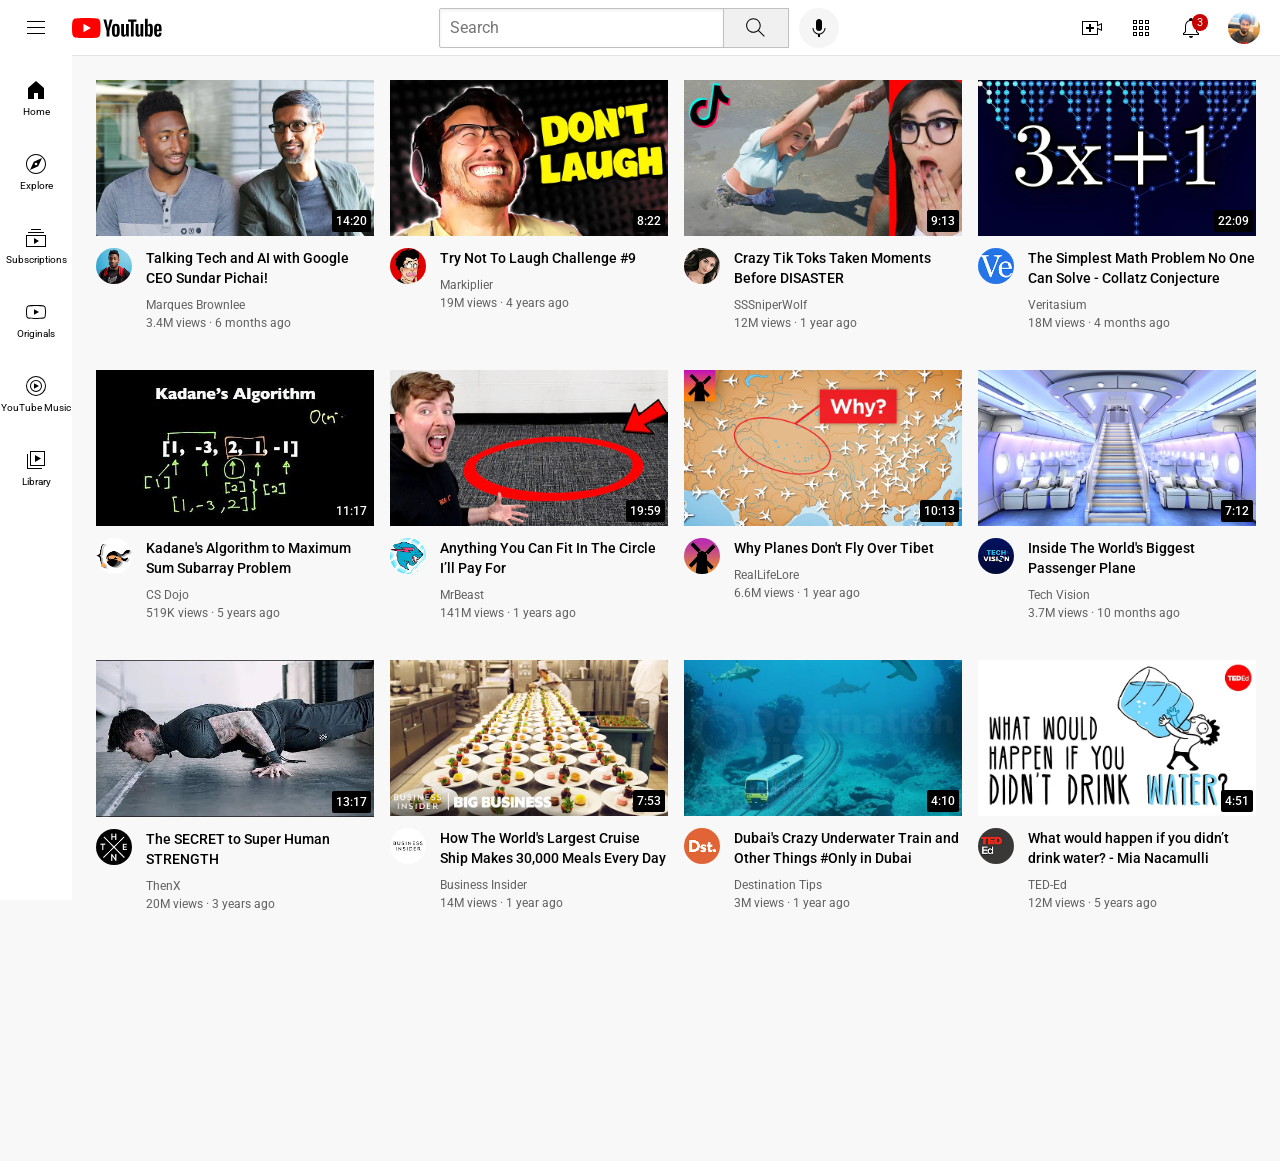
<file: HTML-CSS -COURSE/index.html>
<!DOCTYPE html>
<html>
    <head>
        <title> YouTube.com Clone </title>

        <link rel="preconnect" href="https://fonts.googleapis.com">
        <link rel="preconnect" href="https://fonts.gstatic.com" crossorigin>
        <link href="https://fonts.googleapis.com/css2?family=Roboto:ital,wght@0,100;0,300;0,400;0,500;0,700;0,900;1,100;1,300;1,400;1,500;1,700;1,900&display=swap" rel="stylesheet">


        <link rel="stylesheet" href="styles/general.css">
        <link rel="stylesheet" href="styles/header.css">
        <link rel="stylesheet" href="styles/video.css">
        <link rel="stylesheet" href="styles/sidebar.css">
    </head>
    <body style="padding-bottom: 250px;">

   <header class="header"> 
        <div class="left-section">
         <img class="hamburger-menu"
          src="icons/hamburger-menu.svg">
         <img class="youtube-logo"
          src="icons/youtube-logo.svg" >
        </div>

        <div class="middle-section">
          <input class="search-bar" 
          type="text" 
          placeholder="Search">
           <button class="search-button">
             <img class="search-icon"
              src="icons/search.svg">  
              <div class="tooltip">Search</div>
          </button>
          <!--Put position abosolute inside
          position relative.-->
           <button class="voice-search-button">
              <img class="voice-search-icon"
               src="icons/voice-search-icon.svg">  
               <div class="tooltip">Search with 
                your voice </div>
          </button>
        </div>

        <div class="right-section">
          <div class="upload-icon-container">
            <img class="upload-icon" 
            src="icons/upload.svg">
            <div class="tooltip">Create</div>
          </div>
          <div class="youtube-apps-icon-container">
            <img class="youtube-apps-icon" 
            src="icons/youtube-apps.svg">
            <div class="tooltip">YouTube apps</div>
          </div>
        
          <div class="notifications-icon-container"> 
            <img class="notifications-icon" 
            src="icons/notifications.svg">
            <div class="tooltip">Notifications</div>
            <div class="notifications-count">3</div>
          </div>
         <img class="current-user-picture"
          src="channel-pictures/unnamed.jpg">

        </div>
      </header>


    <nav class="sidebar">
      <div class="sidebar-link">
        <img src="icons/home.svg">
        <div>Home</div>
      </div>
      <div class="sidebar-link">
        <img src="icons/explore.svg">
        <div>Explore</div>
      </div>
      <div class="sidebar-link">
        <img src="icons/subscriptions.svg">
        <div>Subscriptions</div>
      </div>
      <div class="sidebar-link">
        <img src="icons/originals.svg">
        <div>Originals</div>
      </div>
      <div class="sidebar-link">
        <img src="icons/youtube-music.svg">
        <div>YouTube Music</div>
      </div>
      <div class="sidebar-link">
        <img src="icons/library.svg">
        <div>Library</div>
      </div>
    </nav>
     

    <main>
      <div class="video-grid"> 

        <div class="video-preview">
        
          <div class="thumbnail-row">
            <img class="thumbnail" 
            src="intro-to-html/thumbnail-1.webp"> 
            <div class="video-time">14:20</div>
          </div>
          <div class="video-info-grid"> 
  
            <div class="channel-picture">
               <img class="profile-picture"
                src="channel-pictures/channel-1.jpeg" > 
            </div>
            <div class="video-info">
              <p class="video-title"> 
                Talking Tech  and AI with  
                Google CEO Sundar Pichai!
                </p> 
              <p class="video-author">
                Marques Brownlee
              </p>
              <p class="video-stats">
           
                3.4M views &#183; 6 months ago
              </p>
            </div>
          </div> 
  
        </div>
  
  
        <div class="video-preview">
          
          <div class="thumbnail-row">
            <img class="thumbnail" 
            src="intro-to-html/thumbnail-2.webp"> 
             <div class="video-time">8:22</div>
          </div>
          <div class="video-info-grid"> 
  
            <div class="channel-picture">
               <img class="profile-picture" src="channel-pictures/channel-2.jpeg" > 
            </div>
            <div class="video-info">
              <p class="video-title"> 
                Try Not To Laugh Challenge #9
                </p> 
              <p class="video-author">
                Markiplier
              </p>
              <p class="video-stats">
           
                19M views &#183; 4 years ago
              </p>
            </div>
          </div> 
  
        </div>
  
  
  
        <div class="video-preview">
          
          <div class="thumbnail-row">
            <img class="thumbnail" 
            src="intro-to-html/thumbnail-3.webp"> 
             <div class="video-time"> 9:13</div>
          </div>
          <div class="video-info-grid"> 
  
            <div class="channel-picture">
               <img class="profile-picture"
                src="channel-pictures/channel-3.jpeg" > 
            </div>
            <div class="video-info">
              <p class="video-title"> 
                 Crazy Tik Toks Taken Moments Before 
                 DISASTER
                </p> 
              <p class="video-author">
                 SSSniperWolf
              </p>
              <p class="video-stats">
           
                12M views &#183; 1 year ago
              </p>
            </div>
          </div> 
  
        </div>
  
  
        <div class="video-preview">
          
          <div class="thumbnail-row">
            <img class="thumbnail" 
            src="intro-to-html/thumbnail-4.webp"> 
             <div class="video-time"> 22:09</div>
          </div>
          <div class="video-info-grid"> 
  
            <div class="channel-picture">
               <img class="profile-picture" 
               src="channel-pictures/channel-4.jpeg" > 
            </div>
            <div class="video-info">
              <p class="video-title"> 
                The Simplest Math Problem
                 No One Can Solve - Collatz Conjecture
                </p> 
              <p class="video-author">
                 Veritasium
              </p>
              <p class="video-stats">
           
                18M views &#183; 4 months ago
              </p>
            </div>
          </div> 
  
        </div> 
  
  
  
        <div class="video-preview">
          
          <div class="thumbnail-row">
            <img class="thumbnail" 
            src="intro-to-html/thumbnail-5.webp"> 
             <div class="video-time"> 11:17</div>
          </div>
          <div class="video-info-grid"> 
  
            <div class="channel-picture">
               <img class="profile-picture"
                src="channel-pictures/channel-5.jpeg" > 
            </div>
            <div class="video-info">
              <p class="video-title"> 
                 Kadane's Algorithm to Maximum Sum Subarray Problem
                </p> 
              <p class="video-author">
                CS Dojo
              </p>
              <p class="video-stats">
           
                519K views &#183; 5 years ago
              </p>
            </div>
          </div> 
  
        </div>
  
  
        <div class="video-preview">
          
          <div class="thumbnail-row">
            <img class="thumbnail" 
            src="intro-to-html/thumbnail-6.webp"> 
             <div class="video-time"> 19:59</div>
          </div>
          <div class="video-info-grid"> 
  
            <div class="channel-picture">
               <img class="profile-picture" 
               src="channel-pictures/channel-6.jpeg" > 
            </div>
            <div class="video-info">
              <p class="video-title"> 
                 Anything You Can Fit In The Circle I’ll Pay For
                </p> 
              <p class="video-author">
                MrBeast
              </p>
              <p class="video-stats">
           
                141M views &#183; 1 years ago
              </p>
            </div>
          </div> 
  
        </div>


        
  
        <div class="video-preview">
          
          <div class="thumbnail-row">
            <img class="thumbnail" 
            src="intro-to-html/thumbnail-7.webp"> 
            <div class="video-time"> 10:13</div>
          </div>
          <div class="video-info-grid"> 
  
            <div class="channel-picture">
               <img class="profile-picture"
                src="channel-pictures/channel-7.jpeg" > 
            </div>
            <div class="video-info">
              <p class="video-title"> 
                Why Planes Don't Fly Over Tibet
                </p> 
              <p class="video-author">
                RealLifeLore
              </p>
              <p class="video-stats">
           
                6.6M views &#183; 1 year  ago
              </p>
            </div>
          </div> 
  
        </div>
  
  
        <div class="video-preview">
          
          <div class="thumbnail-row">
            <img class="thumbnail" 
            src="intro-to-html/thumbnail-8.webp"> 
            <div class="video-time"> 7:12</div>
          </div>
          <div class="video-info-grid"> 
  
            <div class="channel-picture">
               <img class="profile-picture"
                src="channel-pictures/channel-8.jpeg" > 
            </div>
            <div class="video-info">
              <p class="video-title"> 
                Inside The World's Biggest Passenger Plane
                </p> 
              <p class="video-author">
                Tech Vision
              </p>
              <p class="video-stats">
           
                3.7M views &#183; 10 months  ago
              </p>
            </div>
          </div> 
  
        </div>


        
  
        <div class="video-preview">
          
          <div class="thumbnail-row">
            <img class="thumbnail" 
            src="intro-to-html/thumbnail-9.webp">
            <div class="video-time"> 13:17</div> 
          </div>
          <div class="video-info-grid"> 
  
            <div class="channel-picture">
               <img class="profile-picture"
                src="channel-pictures/channel-9.jpeg" > 
            </div>
            <div class="video-info">
              <p class="video-title"> 
                The SECRET to Super Human STRENGTH
                </p> 
              <p class="video-author">
                ThenX
              </p>
              <p class="video-stats">
           
                20M views &#183; 3 years  ago
              </p>
            </div>
          </div> 
  
        </div>
  
  
        <div class="video-preview">
          
          <div class="thumbnail-row">
            <img class="thumbnail" 
            src="intro-to-html/thumbnail-10.webp"> 
            <div class="video-time"> 7:53</div>
          </div>
          <div class="video-info-grid"> 
  
            <div class="channel-picture">
               <img class="profile-picture" 
               src="channel-pictures/channel-10.jpeg" > 
            </div>
            <div class="video-info">
              <p class="video-title"> 
                How The World's Largest Cruise Ship Makes 30,000 Meals Every Day
                </p> 
              <p class="video-author">
                Business Insider
              </p>
              <p class="video-stats">
           
                14M views &#183; 1 year ago
              </p>
            </div>
          </div> 
  
        </div>
   

        
  
        <div class="video-preview">
          
          <div class="thumbnail-row">
            <img class="thumbnail" 
            src="intro-to-html/thumbnail-11.webp"> 
            <div class="video-time"> 4:10</div>
          </div>
          <div class="video-info-grid"> 
  
            <div class="channel-picture">
               <img class="profile-picture"
                src="channel-pictures/channel-11.jpeg" > 
            </div>
            <div class="video-info">
              <p class="video-title"> 
                 Dubai's Crazy Underwater Train and Other Things #Only in Dubai
                </p> 
              <p class="video-author">
                Destination Tips
              </p>
              <p class="video-stats">
           
                3M views &#183; 1 year  ago
              </p>
            </div>
          </div> 
  
        </div>
  
  
        <div class="video-preview">
          
          <div class="thumbnail-row">
            <img class="thumbnail" 
            src="intro-to-html/thumbnail-12.webp"> 
            <div class="video-time"> 4:51</div>
          </div>
          <div class="video-info-grid"> 
  
            <div class="channel-picture">
               <img class="profile-picture" 
               src="channel-pictures/channel-12.jpeg" > 
            </div>
            <div class="video-info">
              <p class="video-title"> 
                What would happen if you didn’t drink water? - Mia Nacamulli
                </p> 
              <p class="video-author">
                TED-Ed 
              </p>
              <p class="video-stats">
           
                12M views &#183; 5 years ago
              </p>
            </div>
          </div> 
        </div>
      </div>

      </main>


    </body>
</html>
</file>
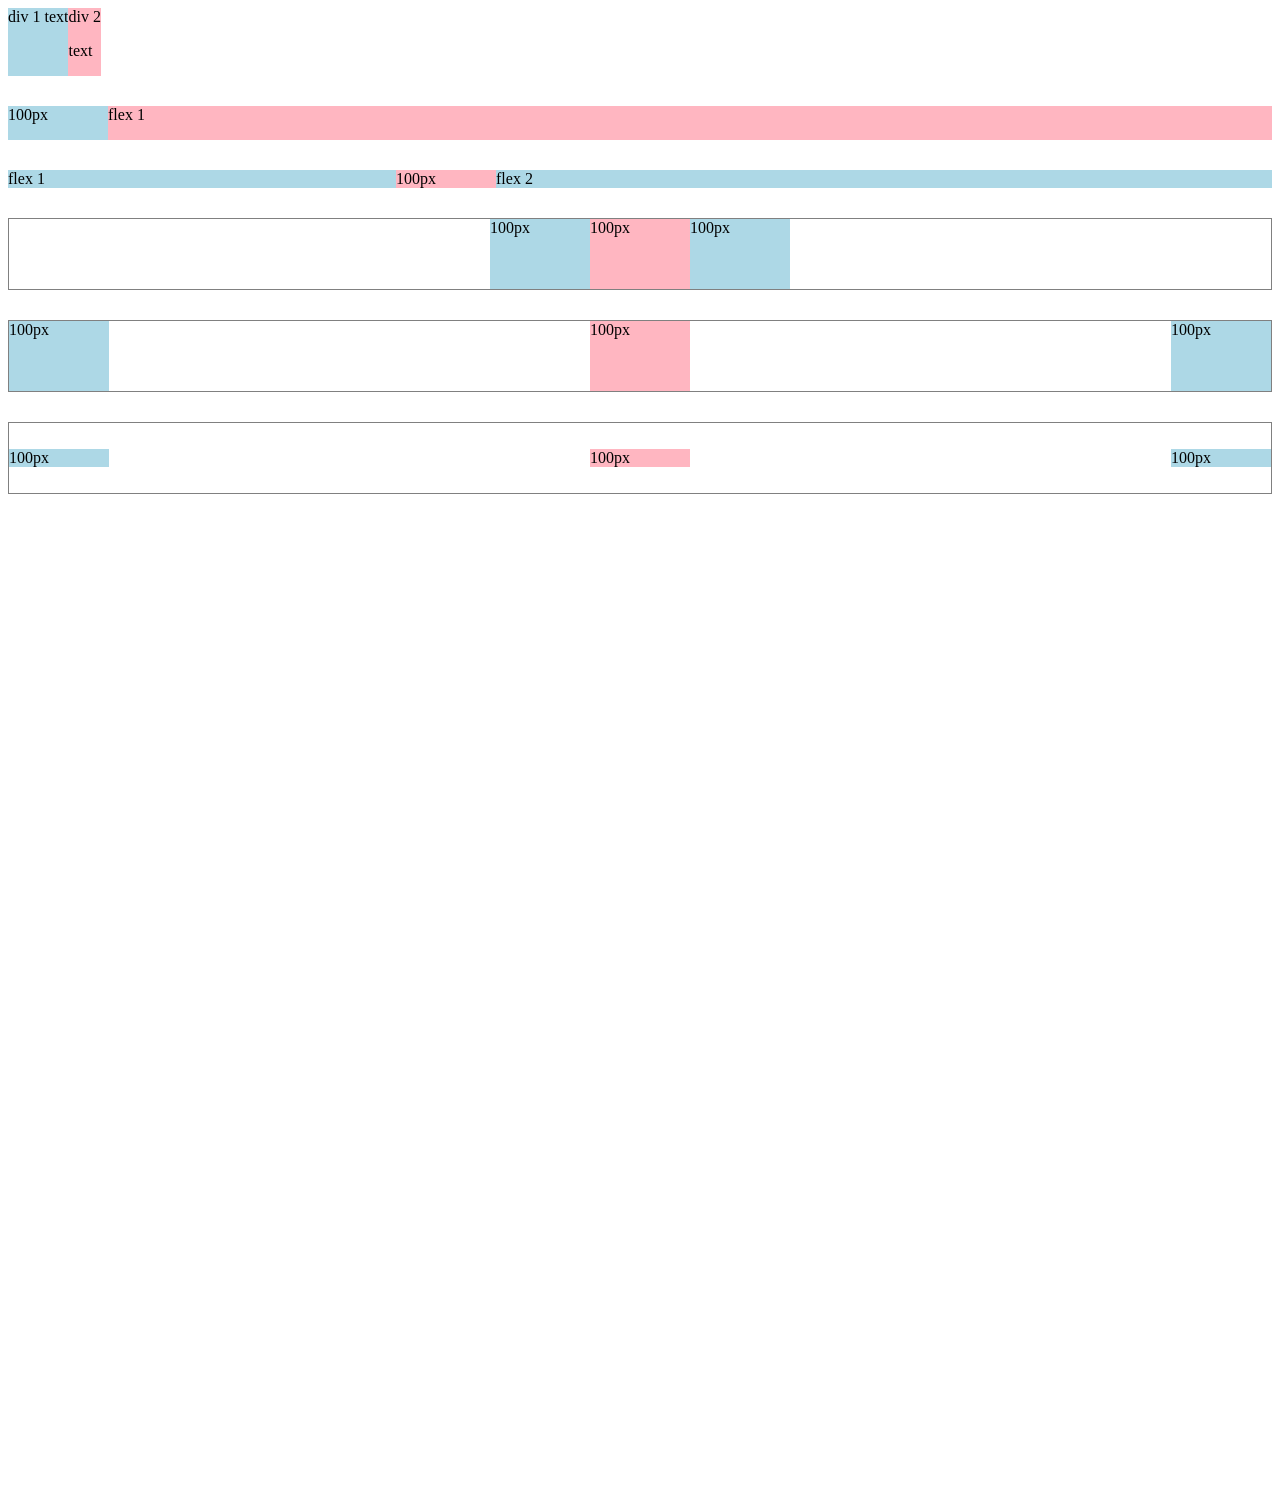
<file: HTML-CSS -COURSE/flexbox.html>
<!DOCTYPE html>
<html>
   <head> 
    <style>Flexbox Practice</style>
   </head>
   <body style="padding-bottom: 1000px;">
      <div style="
      display: flex;
      flex-direction: row;
      ">
        <div style="background-color:
         lightblue;">div 1 text </div>
        <div style="background-color:
         lightpink;">div 2 <p>text </p></div>
        
      </div> 

      <div style="
      margin-top: 30px;
      display: flex;
      flex-direction: row;
      ">
        <div style="background-color:
         lightblue; width: 100px;">100px</div>
        <div style="background-color:
         lightpink; flex: 1;">flex 1 </p></div>
        
      </div> 


      <div style="
      margin-top: 30px;
      display: flex;
      flex-direction: row;
      ">
       
        
         <div style="background-color:
         lightblue; flex: 1;">flex 1 </div>
         <div style="background-color:
         lightpink; width: 100px;;">100px </div>
         <div style="background-color:
         lightblue; flex: 2;">flex 2 </div>
      

        
      </div> 

      <div style="
      margin-top: 30px;
      height: 70px;
      border-width: 1px;
      border-style: solid;
      border-color: gray;

      display: flex;
      flex-direction: row;
      justify-content: center ;
      ">
       
        
         <div style="background-color:
         lightblue; width: 100px;">100px </div>
         <div style="background-color:
         lightpink; width: 100px;;">100px </div>
         <div style="background-color:
         lightblue; width: 100px;">100px </div>
      
      </div> 


      <div style="
      margin-top: 30px;
      height: 70px;
      border-width: 1px;
      border-style: solid;
      border-color: gray;

      display: flex;
      flex-direction: row;
      justify-content: space-between;
      ">
       
        
         <div style="background-color:
         lightblue; width: 100px;">100px </div>
         <div style="background-color:
         lightpink; width: 100px;;">100px </div>
         <div style="background-color:
         lightblue; width: 100px;">100px </div>
      
      </div> 

      <div style="
      margin-top: 30px;
      height: 70px;
      border-width: 1px;
      border-style: solid;
      border-color: gray;

      display: flex;
      flex-direction: row;
      justify-content: space-between;
      align-items: center;
      ">
       
        
         <div style="background-color:
         lightblue; width: 100px;">100px </div>
         <div style="background-color:
         lightpink; width: 100px;;">100px </div>
         <div style="background-color:
         lightblue; width: 100px;">100px </div>
      
      </div> 

   </body>

</html>
</file>
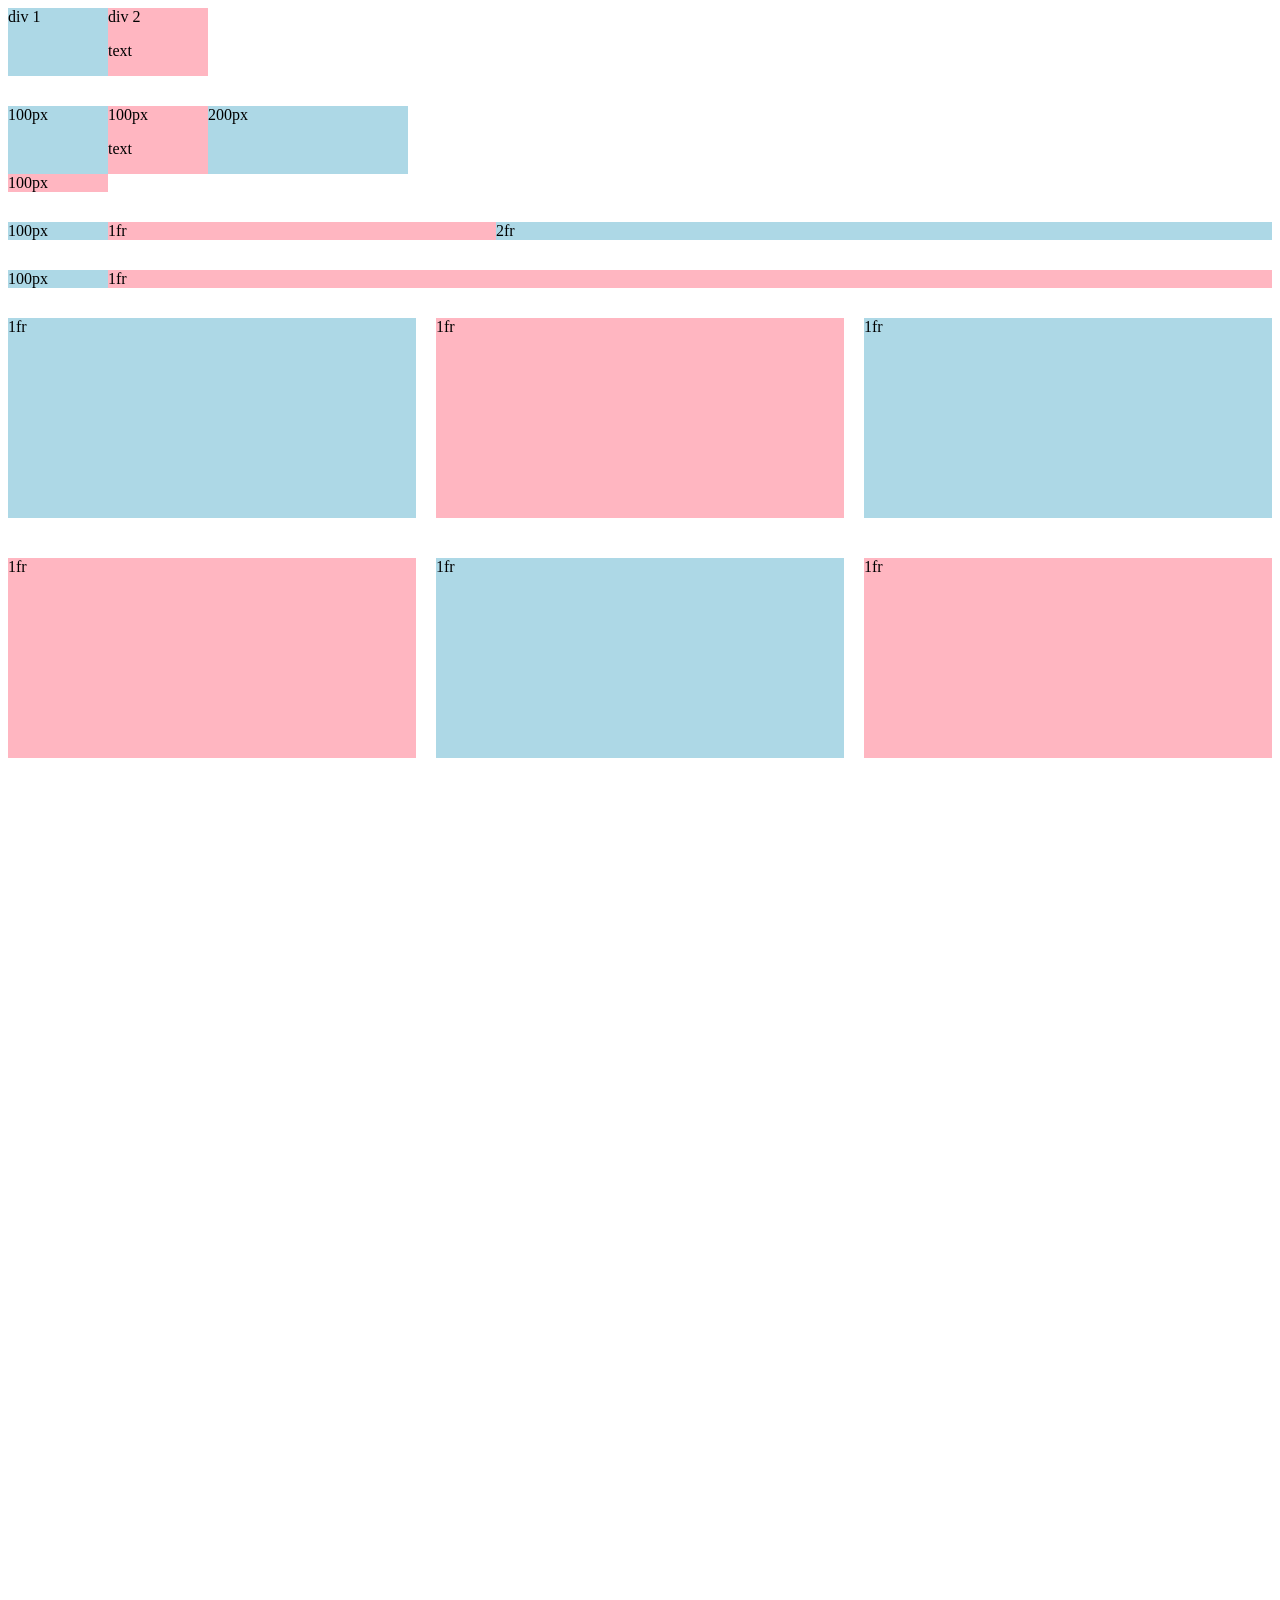
<file: HTML-CSS -COURSE/grid.html>
<!DOCTYPE html>
<html>

<head>
<title>Grid Practice</title>    
</head>

<body style="padding-bottom: 1000px;">
   <div style="
      display: grid;
      grid-template-columns: 
      100px  100px;
   ">
     <div style="background-color:
      lightblue;">div 1</div>
     <div style="background-color:
      lightpink;">div 2 <p>text</p></div>
   </div> 

   <div style="
   margin-top: 30px;
   display: grid;
   grid-template-columns: 
    100px  100px 200px;">
       <div style="background-color:
       lightblue;">100px</div>
      <div style="background-color:
       lightpink;">100px <p>text</p></div>
         <div style="background-color:
       lightblue;">200px</div>
        <div style="background-color:
       lightpink;">100px </div>
       
  </div>  
  
    <div style="
    margin-top: 30px;
    display: grid;
    grid-template-columns: 
    100px  1fr 2fr ;">
       
       <div style="background-color:
        lightblue;">100px</div>
        <div style="background-color:
        lightpink;">1fr </div>
         <div style="background-color:
        lightblue;">2fr</div>

    </div> 

    <div style="
    margin-top: 30px;
    display: grid;
    grid-template-columns: 
    100px  1fr ;">
        <div style="background-color:
        lightblue;">100px</div>
        <div style="background-color:
        lightpink;">1fr </div>

    </div> 

    <div style="
    margin-top: 30px;
    display: grid;
    grid-template-columns: 
    1fr  1fr 1fr ;
    column-gap: 20px;
    row-gap: 40px;
    ">
        <div style="background-color:
        lightblue; height: 200px;">1fr</div>
        <div style="background-color:
        lightpink; height: 200px;">1fr </div>
         <div style="background-color:
        lightblue; height: 200px;">1fr</div>
         <div style="background-color:
        lightpink; height: 200px;">1fr </div>
         <div style="background-color:
        lightblue; height: 200px;">1fr</div>
        <div style="background-color:
        lightpink; height: 200px;">1fr </div>

    </div> 

</body>

 </html>
</file>
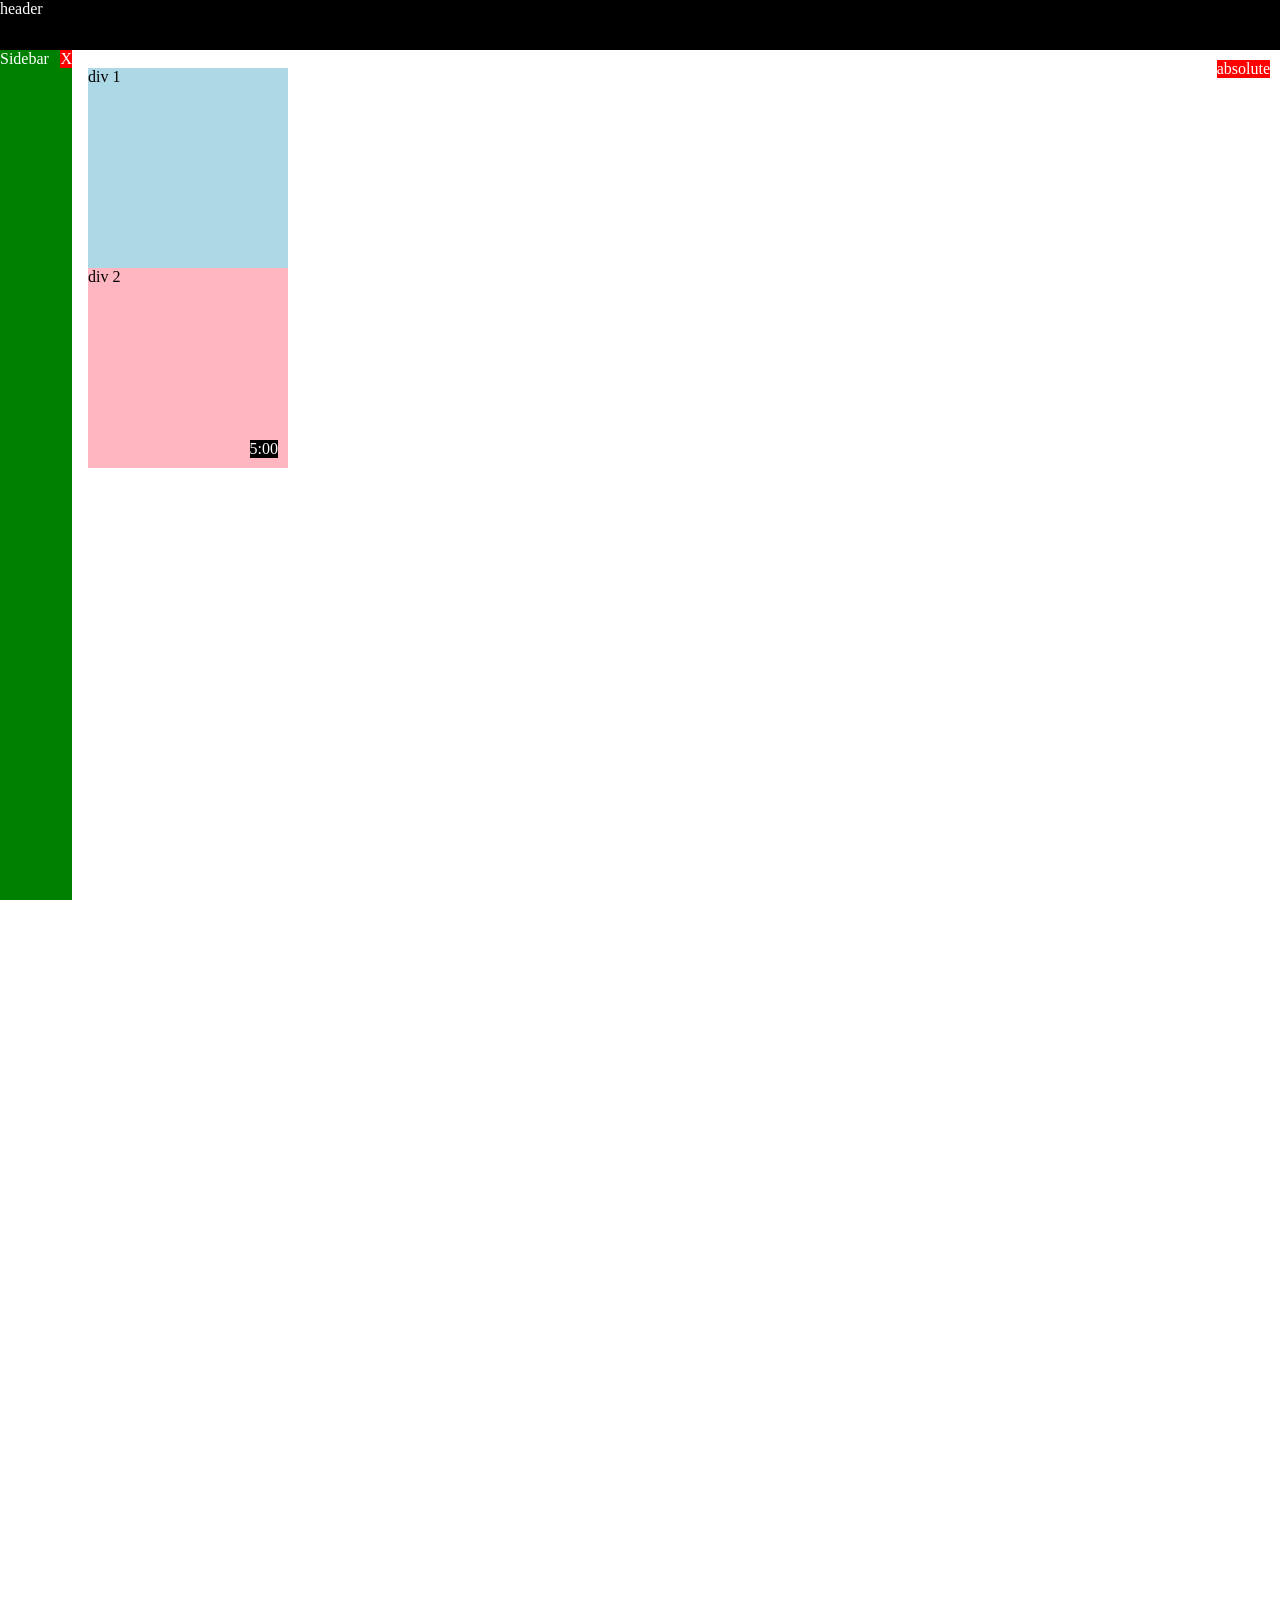
<file: HTML-CSS -COURSE/position.html>
<!DOCTYPE html>
<html>
  <head>
    <title>Position Practice</title>  
  </head>

  <body style="
      height: 3000px; 
      padding-top: 60px;
      padding-left: 80px;

      ">
    <div style=" 
        background-color:black ;
        color: white;
        position: fixed;
        top: 0px;
        left: 0px;
        right: 0px;
        height: 50px;
        z-index: 100;
        ">header </div>

     <div style="
     background-color: green;
     color: white;
     position: fixed;
     left: 0;
     bottom: 0;
     top: 50px;
     width: 72px;

     "> 
      Sidebar
      
     <div style="
     position: absolute;
     background-color: red;
     color: white;
     top: 0;
     right: 0;
     
    ">
    X
    </div>
      </div>


     <div style="
        position: absolute;
        background-color: red;
        color: white;
        top: 60px;
        right: 10px;
        
     ">
      absolute
     </div>

    <div style="
        background-color: lightblue;
        height: 200px;
        width: 200px;
        position: static;
      
        ">div 1</div>
    <div style="
        background-color: lightpink;
        height: 200px;
        width: 200px;  
        position: relative;
    ">
    div 2
        <div style="
        position: absolute;
        background-color: black;
        color: white;
        bottom: 10px;
        right: 10px;
        
    ">
      5:00
    </div> 

  </div>  
  </body> 

</html>
</file>
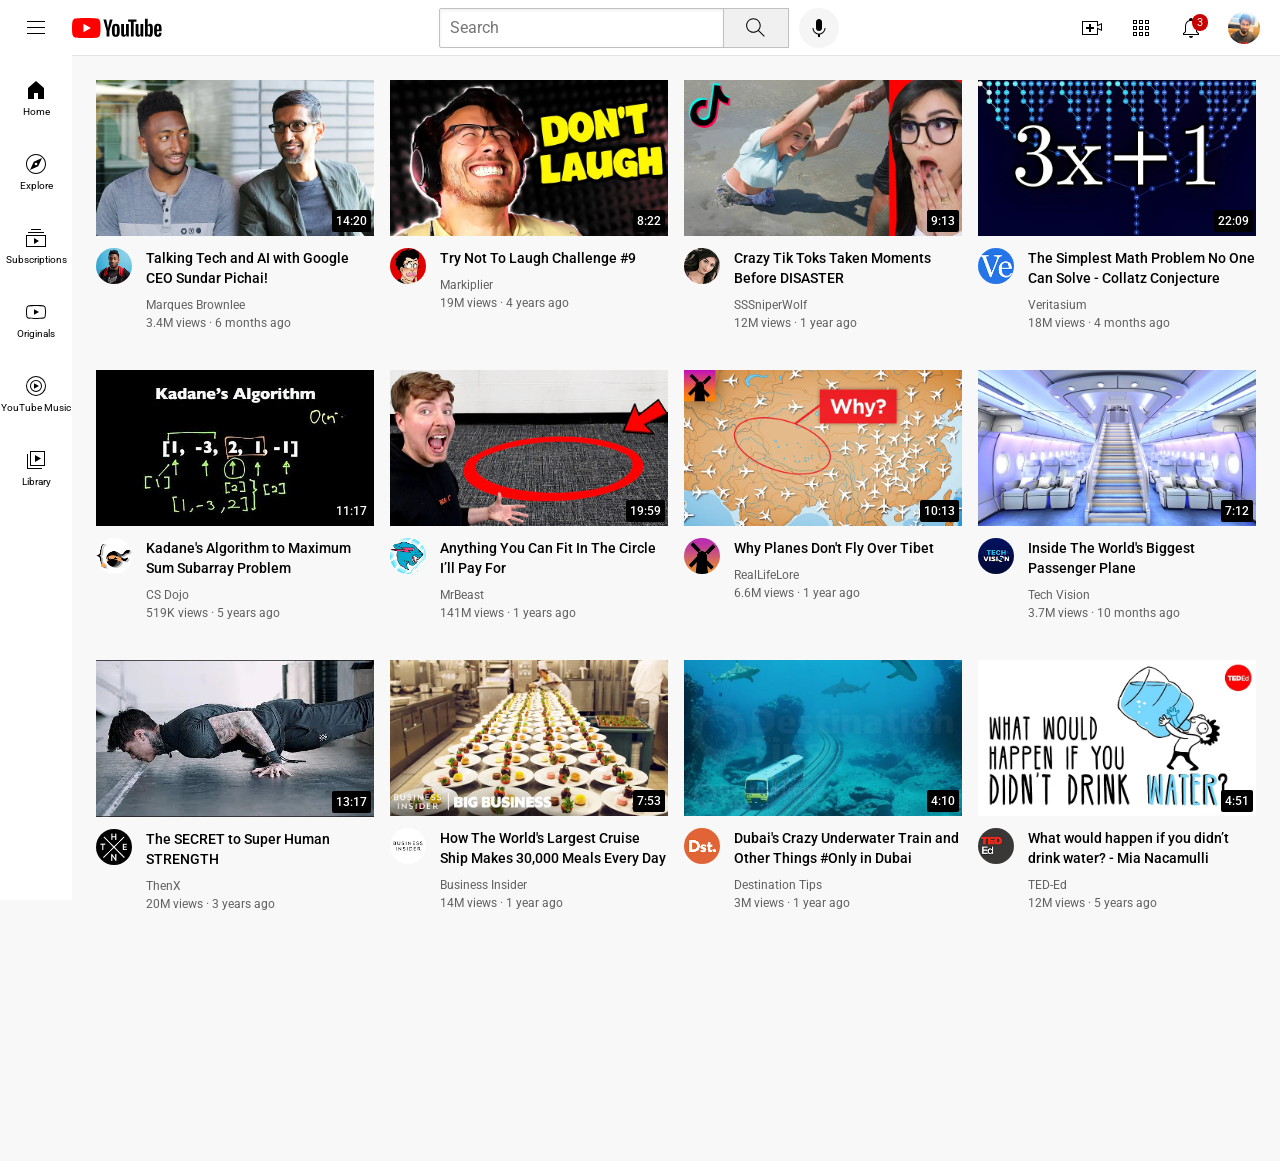
<file: HTML-CSS -COURSE/youtube.html>
<!DOCTYPE html>
<html>
    <head>
        <title> YouTube.com Clone </title>

        <link rel="preconnect" href="https://fonts.googleapis.com">
        <link rel="preconnect" href="https://fonts.gstatic.com" crossorigin>
        <link href="https://fonts.googleapis.com/css2?family=Roboto:ital,wght@0,100;0,300;0,400;0,500;0,700;0,900;1,100;1,300;1,400;1,500;1,700;1,900&display=swap" rel="stylesheet">


        <link rel="stylesheet" href="styles/general.css">
        <link rel="stylesheet" href="styles/header.css">
        <link rel="stylesheet" href="styles/video.css">
        <link rel="stylesheet" href="styles/sidebar.css">
    </head>
    <body style="padding-bottom: 250px;">

   <header class="header"> 
        <div class="left-section">
         <img class="hamburger-menu"
          src="icons/hamburger-menu.svg">
         <img class="youtube-logo"
          src="icons/youtube-logo.svg" >
        </div>

        <div class="middle-section">
          <input class="search-bar" 
          type="text" 
          placeholder="Search">
           <button class="search-button">
             <img class="search-icon"
              src="icons/search.svg">  
              <div class="tooltip">Search</div>
          </button>
          <!--Put position abosolute inside
          position relative.-->
           <button class="voice-search-button">
              <img class="voice-search-icon"
               src="icons/voice-search-icon.svg">  
               <div class="tooltip">Search with 
                your voice </div>
          </button>
        </div>

        <div class="right-section">
          <div class="upload-icon-container">
            <img class="upload-icon" 
            src="icons/upload.svg">
            <div class="tooltip">Create</div>
          </div>
          <div class="youtube-apps-icon-container">
            <img class="youtube-apps-icon" 
            src="icons/youtube-apps.svg">
            <div class="tooltip">YouTube apps</div>
          </div>
        
          <div class="notifications-icon-container"> 
            <img class="notifications-icon" 
            src="icons/notifications.svg">
            <div class="tooltip">Notifications</div>
            <div class="notifications-count">3</div>
          </div>
         <img class="current-user-picture"
          src="channel-pictures/unnamed.jpg">

        </div>
      </header>


    <nav class="sidebar">
      <div class="sidebar-link">
        <img src="icons/home.svg">
        <div>Home</div>
      </div>
      <div class="sidebar-link">
        <img src="icons/explore.svg">
        <div>Explore</div>
      </div>
      <div class="sidebar-link">
        <img src="icons/subscriptions.svg">
        <div>Subscriptions</div>
      </div>
      <div class="sidebar-link">
        <img src="icons/originals.svg">
        <div>Originals</div>
      </div>
      <div class="sidebar-link">
        <img src="icons/youtube-music.svg">
        <div>YouTube Music</div>
      </div>
      <div class="sidebar-link">
        <img src="icons/library.svg">
        <div>Library</div>
      </div>
    </nav>
     

    <main>
      <div class="video-grid"> 

        <div class="video-preview">
        
          <div class="thumbnail-row">
            <img class="thumbnail" 
            src="intro-to-html/thumbnail-1.webp"> 
            <div class="video-time">14:20</div>
          </div>
          <div class="video-info-grid"> 
  
            <div class="channel-picture">
               <img class="profile-picture"
                src="channel-pictures/channel-1.jpeg" > 
            </div>
            <div class="video-info">
              <p class="video-title"> 
                Talking Tech  and AI with  
                Google CEO Sundar Pichai!
                </p> 
              <p class="video-author">
                Marques Brownlee
              </p>
              <p class="video-stats">
           
                3.4M views &#183; 6 months ago
              </p>
            </div>
          </div> 
  
        </div>
  
  
        <div class="video-preview">
          
          <div class="thumbnail-row">
            <img class="thumbnail" 
            src="intro-to-html/thumbnail-2.webp"> 
             <div class="video-time">8:22</div>
          </div>
          <div class="video-info-grid"> 
  
            <div class="channel-picture">
               <img class="profile-picture" src="channel-pictures/channel-2.jpeg" > 
            </div>
            <div class="video-info">
              <p class="video-title"> 
                Try Not To Laugh Challenge #9
                </p> 
              <p class="video-author">
                Markiplier
              </p>
              <p class="video-stats">
           
                19M views &#183; 4 years ago
              </p>
            </div>
          </div> 
  
        </div>
  
  
  
        <div class="video-preview">
          
          <div class="thumbnail-row">
            <img class="thumbnail" 
            src="intro-to-html/thumbnail-3.webp"> 
             <div class="video-time"> 9:13</div>
          </div>
          <div class="video-info-grid"> 
  
            <div class="channel-picture">
               <img class="profile-picture"
                src="channel-pictures/channel-3.jpeg" > 
            </div>
            <div class="video-info">
              <p class="video-title"> 
                 Crazy Tik Toks Taken Moments Before 
                 DISASTER
                </p> 
              <p class="video-author">
                 SSSniperWolf
              </p>
              <p class="video-stats">
           
                12M views &#183; 1 year ago
              </p>
            </div>
          </div> 
  
        </div>
  
  
        <div class="video-preview">
          
          <div class="thumbnail-row">
            <img class="thumbnail" 
            src="intro-to-html/thumbnail-4.webp"> 
             <div class="video-time"> 22:09</div>
          </div>
          <div class="video-info-grid"> 
  
            <div class="channel-picture">
               <img class="profile-picture" 
               src="channel-pictures/channel-4.jpeg" > 
            </div>
            <div class="video-info">
              <p class="video-title"> 
                The Simplest Math Problem
                 No One Can Solve - Collatz Conjecture
                </p> 
              <p class="video-author">
                 Veritasium
              </p>
              <p class="video-stats">
           
                18M views &#183; 4 months ago
              </p>
            </div>
          </div> 
  
        </div> 
  
  
  
        <div class="video-preview">
          
          <div class="thumbnail-row">
            <img class="thumbnail" 
            src="intro-to-html/thumbnail-5.webp"> 
             <div class="video-time"> 11:17</div>
          </div>
          <div class="video-info-grid"> 
  
            <div class="channel-picture">
               <img class="profile-picture"
                src="channel-pictures/channel-5.jpeg" > 
            </div>
            <div class="video-info">
              <p class="video-title"> 
                 Kadane's Algorithm to Maximum Sum Subarray Problem
                </p> 
              <p class="video-author">
                CS Dojo
              </p>
              <p class="video-stats">
           
                519K views &#183; 5 years ago
              </p>
            </div>
          </div> 
  
        </div>
  
  
        <div class="video-preview">
          
          <div class="thumbnail-row">
            <img class="thumbnail" 
            src="intro-to-html/thumbnail-6.webp"> 
             <div class="video-time"> 19:59</div>
          </div>
          <div class="video-info-grid"> 
  
            <div class="channel-picture">
               <img class="profile-picture" 
               src="channel-pictures/channel-6.jpeg" > 
            </div>
            <div class="video-info">
              <p class="video-title"> 
                 Anything You Can Fit In The Circle I’ll Pay For
                </p> 
              <p class="video-author">
                MrBeast
              </p>
              <p class="video-stats">
           
                141M views &#183; 1 years ago
              </p>
            </div>
          </div> 
  
        </div>


        
  
        <div class="video-preview">
          
          <div class="thumbnail-row">
            <img class="thumbnail" 
            src="intro-to-html/thumbnail-7.webp"> 
            <div class="video-time"> 10:13</div>
          </div>
          <div class="video-info-grid"> 
  
            <div class="channel-picture">
               <img class="profile-picture"
                src="channel-pictures/channel-7.jpeg" > 
            </div>
            <div class="video-info">
              <p class="video-title"> 
                Why Planes Don't Fly Over Tibet
                </p> 
              <p class="video-author">
                RealLifeLore
              </p>
              <p class="video-stats">
           
                6.6M views &#183; 1 year  ago
              </p>
            </div>
          </div> 
  
        </div>
  
  
        <div class="video-preview">
          
          <div class="thumbnail-row">
            <img class="thumbnail" 
            src="intro-to-html/thumbnail-8.webp"> 
            <div class="video-time"> 7:12</div>
          </div>
          <div class="video-info-grid"> 
  
            <div class="channel-picture">
               <img class="profile-picture"
                src="channel-pictures/channel-8.jpeg" > 
            </div>
            <div class="video-info">
              <p class="video-title"> 
                Inside The World's Biggest Passenger Plane
                </p> 
              <p class="video-author">
                Tech Vision
              </p>
              <p class="video-stats">
           
                3.7M views &#183; 10 months  ago
              </p>
            </div>
          </div> 
  
        </div>


        
  
        <div class="video-preview">
          
          <div class="thumbnail-row">
            <img class="thumbnail" 
            src="intro-to-html/thumbnail-9.webp">
            <div class="video-time"> 13:17</div> 
          </div>
          <div class="video-info-grid"> 
  
            <div class="channel-picture">
               <img class="profile-picture"
                src="channel-pictures/channel-9.jpeg" > 
            </div>
            <div class="video-info">
              <p class="video-title"> 
                The SECRET to Super Human STRENGTH
                </p> 
              <p class="video-author">
                ThenX
              </p>
              <p class="video-stats">
           
                20M views &#183; 3 years  ago
              </p>
            </div>
          </div> 
  
        </div>
  
  
        <div class="video-preview">
          
          <div class="thumbnail-row">
            <img class="thumbnail" 
            src="intro-to-html/thumbnail-10.webp"> 
            <div class="video-time"> 7:53</div>
          </div>
          <div class="video-info-grid"> 
  
            <div class="channel-picture">
               <img class="profile-picture" 
               src="channel-pictures/channel-10.jpeg" > 
            </div>
            <div class="video-info">
              <p class="video-title"> 
                How The World's Largest Cruise Ship Makes 30,000 Meals Every Day
                </p> 
              <p class="video-author">
                Business Insider
              </p>
              <p class="video-stats">
           
                14M views &#183; 1 year ago
              </p>
            </div>
          </div> 
  
        </div>
   

        
  
        <div class="video-preview">
          
          <div class="thumbnail-row">
            <img class="thumbnail" 
            src="intro-to-html/thumbnail-11.webp"> 
            <div class="video-time"> 4:10</div>
          </div>
          <div class="video-info-grid"> 
  
            <div class="channel-picture">
               <img class="profile-picture"
                src="channel-pictures/channel-11.jpeg" > 
            </div>
            <div class="video-info">
              <p class="video-title"> 
                 Dubai's Crazy Underwater Train and Other Things #Only in Dubai
                </p> 
              <p class="video-author">
                Destination Tips
              </p>
              <p class="video-stats">
           
                3M views &#183; 1 year  ago
              </p>
            </div>
          </div> 
  
        </div>
  
  
        <div class="video-preview">
          
          <div class="thumbnail-row">
            <img class="thumbnail" 
            src="intro-to-html/thumbnail-12.webp"> 
            <div class="video-time"> 4:51</div>
          </div>
          <div class="video-info-grid"> 
  
            <div class="channel-picture">
               <img class="profile-picture" 
               src="channel-pictures/channel-12.jpeg" > 
            </div>
            <div class="video-info">
              <p class="video-title"> 
                What would happen if you didn’t drink water? - Mia Nacamulli
                </p> 
              <p class="video-author">
                TED-Ed 
              </p>
              <p class="video-stats">
           
                12M views &#183; 5 years ago
              </p>
            </div>
          </div> 
        </div>
      </div>

      </main>


    </body>
</html>
</file>
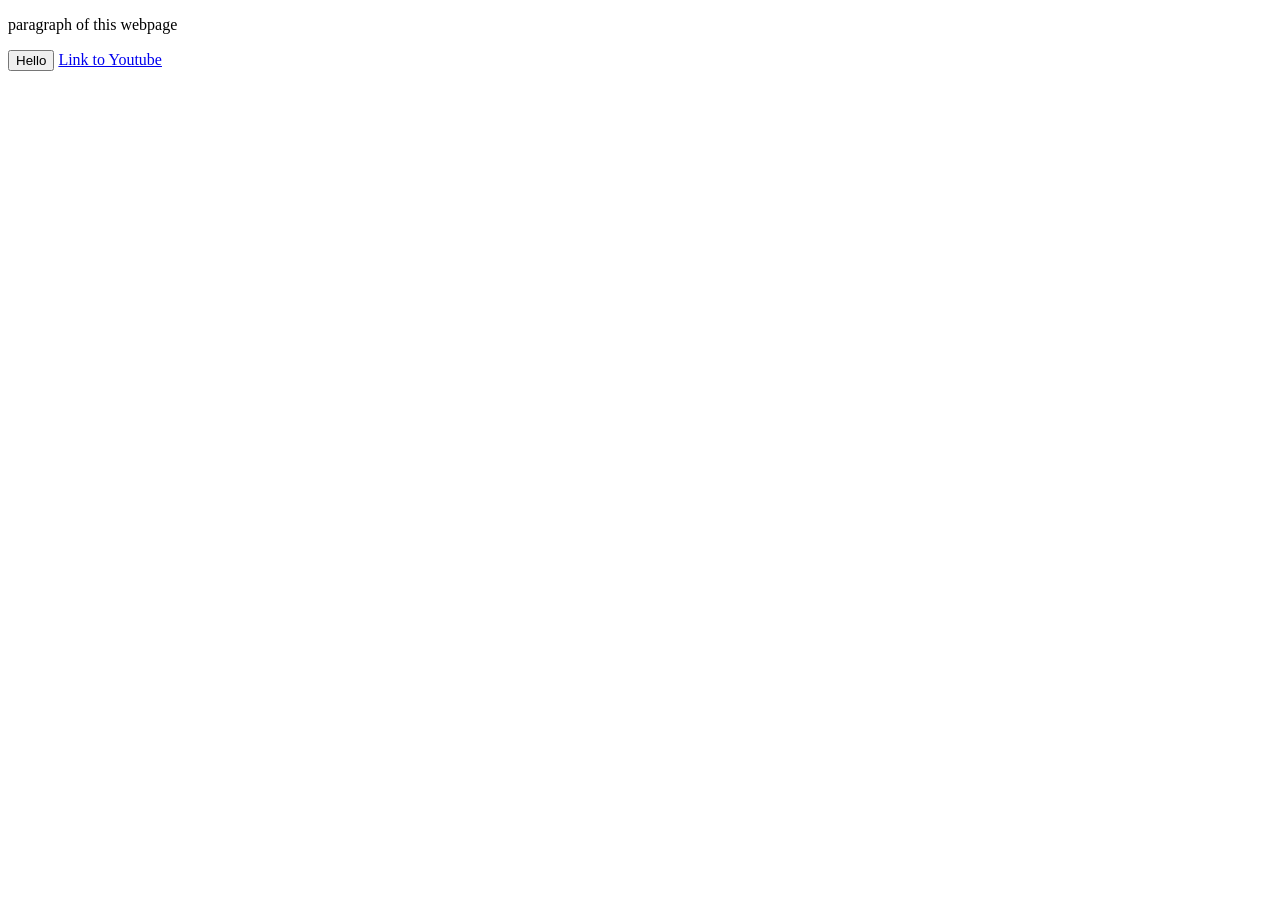
<file: HTML-CSS -COURSE/html/website.html>
<!DOCTYPE html>
<html>
  <head> 
    <title>First website</title>
  </head>
  <body>
    <p>
    paragraph of this webpage 
   </p>
   </body>
</html>


<button>
  Hello
</button>
<a 
  href="https://www.youtube.com"
   target="_blank">Link to Youtube
</a>
</file>
<file: HTML-CSS -COURSE/styles/general.css>
p { 
    font-family: Roboto, Arial;
    margin-top: 0;
    margin-bottom: 0;
  }

  body {
    /* This style below will be inherited.*/
    margin: 0;
    padding-top: 80px;
    padding-left: 96px;
    padding-right: 24px;
    background-color: rgb(248, 248, 248);
  }
</file>
<file: HTML-CSS -COURSE/styles/header.css>
.header {
    height: 55px;
    display: flex;
    flex-direction: row;
    justify-content: space-between;

    position: fixed;
    top: 0;
    left: 0;
    right: 0;
    z-index: 100;

    background-color: white;
    border-bottom-width: 1px;
    border-bottom-style: solid;
    border-bottom-color: rgb(228, 228, 228);
}

.left-section {
    
    display: flex;
    align-items: center;
}
.hamburger-menu {
    height: 24px;
    margin-left: 24px;
    margin-right: 24px;
    
}
.youtube-logo {
    height: 20px;
}

.middle-section {
    flex: 1;
    margin-left: 70px;
    margin-right: 35px;
    max-width: 400px;
    display: flex;
    align-items: center;
}

.search-bar{
    flex: 1;
    height: 36px;
    padding-left: 10px;
    font-size: 16px;
    border-width: 1px;
    border-style: solid;
    border-color: rgb(192, 192, 192);
    border-radius: 2px;
    box-shadow: inset 1px 2px 3px
    rgba(0, 0, 0, 0.05);
    width: 0;
}

.search-bar::placeholder {
    font-family: Roboto, Arial;
    font-size: 16px;

}
 .search-button {
    height: 40px;
    width: 66px;
    background-color: rgb(240, 240, 240);
    border-width: 1px;
    border-style: solid ;
    border-color:rgb(192, 192, 192);
    margin-left: -1px;   
    margin-right: 10px; 

 }
 .search-button,
 .voice-search-button,
 .upload-icon-container,
 .youtube-apps-icon-container,
 .notifications-icon-container {
    display: flex;
    justify-content: center;
    align-items: center;
    position: relative;
 }
  
 .search-button .tooltip,
 .voice-search-button .tooltip,
 .upload-icon-container .tooltip,
 .youtube-apps-icon-container .tooltip,
 .notifications-icon-container .tooltip {
    font-family: Roboto, Arial;
    position: absolute;
    background-color: gray;
    color: white;
    padding-top: 4px;
    padding-bottom: 4px;
    padding-left: 8px;
    padding-right: 8px;
    border-radius: 2px;
    font-size: 12px;
    bottom: -30px;
    opacity: 0;
    transition: opacity 0.15s;
    pointer-events: none;
    white-space: nowrap;

 }
 .search-button:hover .tooltip,
 .voice-search-button:hover .tooltip,
 .upload-icon-container:hover .tooltip,
 .youtube-apps-icon-container:hover .tooltip,
 .notifications-icon-container:hover .tooltip {
    opacity: 1;
 }

.search-icon {
    height: 25px;

}

 .voice-search-button {
    height: 40px;
    width: 40px;
    border-radius: 20px;
    border: none;
    background-color: rgb(245, 245, 245);
 }
 .voice-search-icon {
    height: 24px;
   
 }

.right-section {
    width: 180px;
    margin-right: 20px;
    display: flex;
    align-items: center;
    justify-content: space-between;
    flex-shrink: 0;
}

.upload-icon {
    height: 24px;
}
.youtube-apps-icon {
    height: 24px;
}
.notifications-icon {
    height: 24px;
}
.notifications-icon-container {
    position: relative;
}
.notifications-count {
    position: absolute;
    top: -2px;
    right: -5px;
    background-color: rgb(200, 0, 0);
    color: white;
    font-family: Roboto, Arial;
    font-size: 11px;
    padding-right: 5px;
    padding-left: 5px;
    padding-top: 2px;
    padding-bottom: 2px;
    border-radius: 10px;


}
.current-user-picture {
    height: 32px;
    border-radius: 16px;
}
</file>
<file: HTML-CSS -COURSE/styles/video.css>
.thumbnail {
    width: 100%;
  
  }
  
  .video-title {
    margin: 0; 
    font-size: 14px;
    font-weight: 500;
    line-height: 20px;
    margin-bottom: 10px;
    cursor: pointer;
  }
  
   
   .video-info-grid {
      display: grid;
      grid-template-columns: 50px 1fr;
   }
 
  
  .profile-picture {
    width: 36px;
    border-radius: 50px;
  }
  .thumbnail-row {
    margin-bottom: 8px;
    position: relative;
    cursor: pointer;
  }
  .video-author,
  .video-stats {
    font-size: 12px;
    color: rgb(96, 96, 96);
  }
  .video-author {
    margin-bottom: 4px;
    cursor: pointer;
  }
   
  .video-grid {
    font-family: Roboto, Arial;
    display: grid;
    grid-template-columns: 1fr  1fr  1fr;
    column-gap: 16px;
    row-gap: 40px;

  }

  @media (max-width: 750px) {
    .video-grid {
      grid-template-columns: 1fr 1fr;
    }
  }

  @media (min-width: 751px) and (max-width: 999px) {
    .video-grid {
      grid-template-columns: 1fr 1fr 1fr;
    }
  }

  @media (min-width: 1000px) {
    .video-grid {
      grid-template-columns: 1fr 1fr 1fr 1fr ;
    }
  }
 
  .video-time {
    font-family: Roboto, Arial;
    font-size: 12px;
    font-weight: 500;
    padding: 4px;
    border-radius: 2px;
    background-color: black;
    color: white;  
    position: absolute;
    bottom: 8px;
    right: 3px;
  }
</file>
<file: HTML-CSS -COURSE/styles/sidebar.css>
.sidebar {
    position: fixed;
    left: 0;
    bottom: 0;
    top: 55px;
    background-color: white;
    width: 72px;
    z-index: 200;
    padding-top: 5px;
}

.sidebar-link {
    height: 74px;
    display: flex;
    justify-content: center;
    align-items: center;
    flex-direction: column;
    cursor: pointer;


}
.sidebar-link:hover {
    background-color: rgb(235, 235, 235);
}

.sidebar-link img {
    height: 24px;
    margin-bottom: 4px;

}
.sidebar-link div {
    font-family: Roboto, Arial;
    font-size: 10px;

}
</file>
